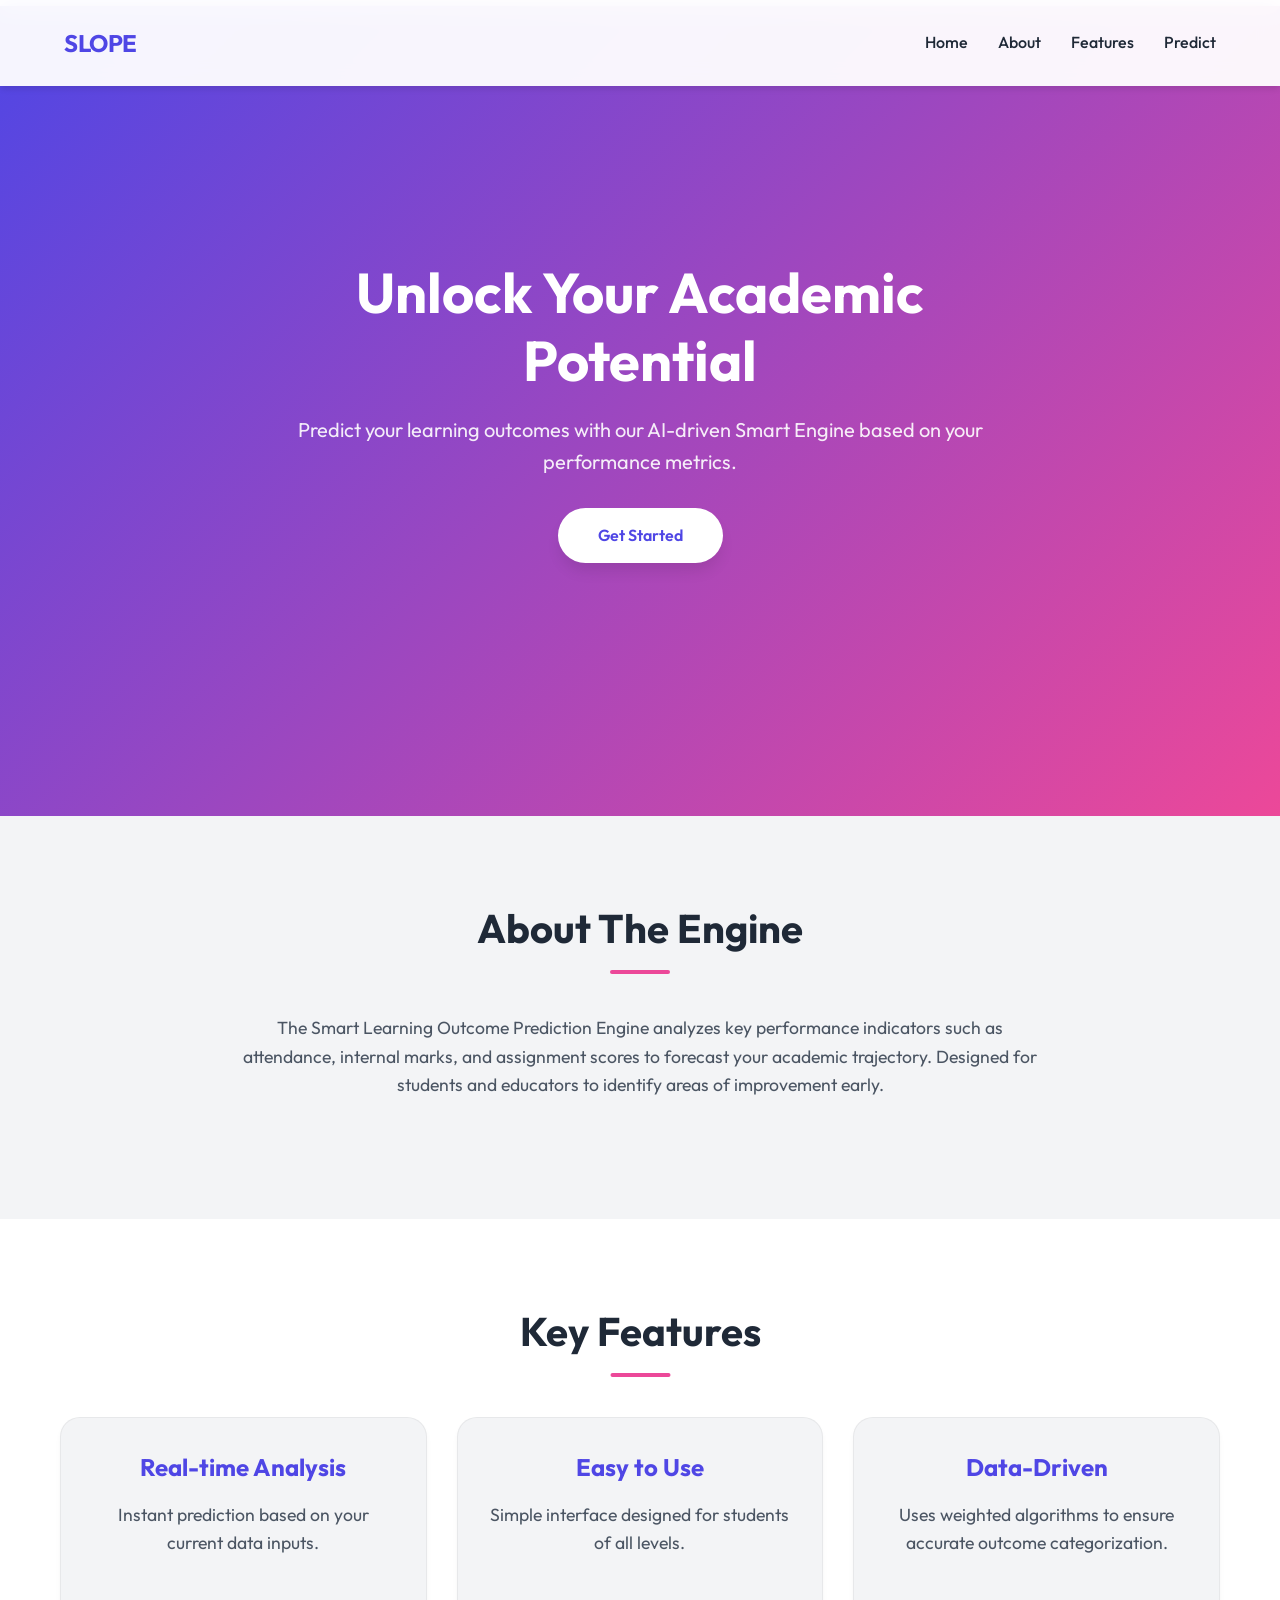
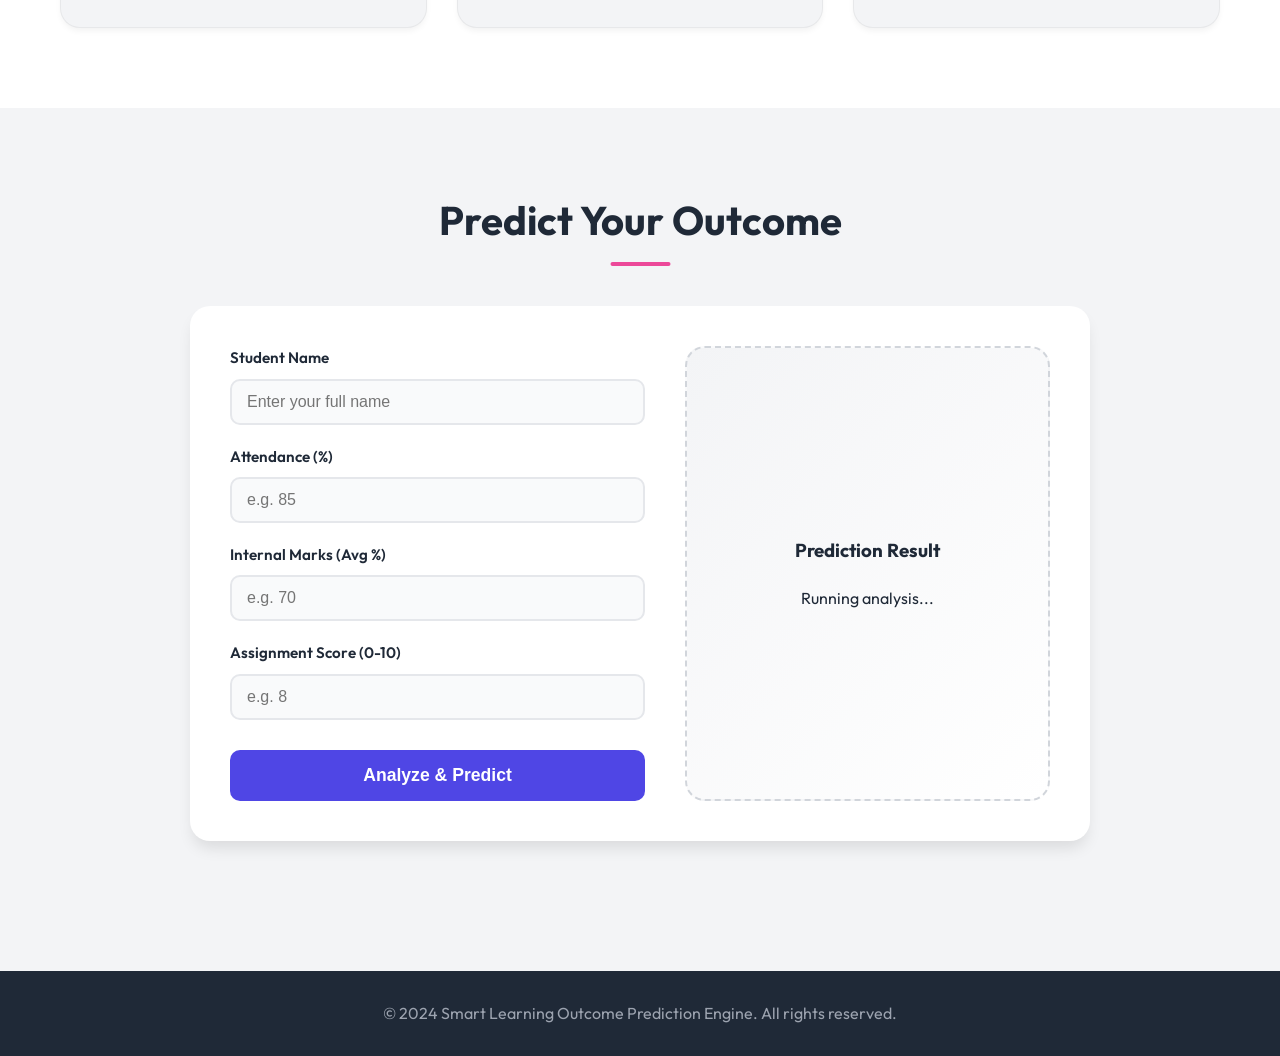
<file: index.html>
<!DOCTYPE html>
<html lang="en">

<head>
    <meta charset="UTF-8">
    <meta name="viewport" content="width=device-width, initial-scale=1.0">
    <title>Smart Learning Outcome Prediction Engine</title>
    <link rel="stylesheet" href="style.css">
    <!-- Google Fonts for Typography -->
    <link rel="preconnect" href="https://fonts.googleapis.com">
    <link rel="preconnect" href="https://fonts.gstatic.com" crossorigin>
    <link href="https://fonts.googleapis.com/css2?family=Outfit:wght@300;400;600;700&display=swap" rel="stylesheet">
</head>

<body>

    <!-- Navigation -->
    <nav class="navbar">
        <div class="logo">SLOPE</div>
        <ul class="nav-links">
            <li><a href="#home">Home</a></li>
            <li><a href="#about">About</a></li>
            <li><a href="#features">Features</a></li>
            <li><a href="#prediction">Predict</a></li>
        </ul>
        <div class="hamburger">
            <span class="bar"></span>
            <span class="bar"></span>
            <span class="bar"></span>
        </div>
    </nav>

    <!-- Home Section -->
    <section id="home" class="hero">
        <div class="hero-content">
            <h1>Unlock Your Academic Potential</h1>
            <p>Predict your learning outcomes with our AI-driven Smart Engine based on your performance metrics.</p>
            <a href="#prediction" class="cta-button">Get Started</a>
        </div>
    </section>

    <!-- About Section -->
    <section id="about" class="section">
        <div class="container">
            <h2>About The Engine</h2>
            <p> The Smart Learning Outcome Prediction Engine analyzes key performance indicators such as attendance,
                internal marks, and assignment scores to forecast your academic trajectory. Designed for students and
                educators to identify areas of improvement early.</p>
        </div>
    </section>

    <!-- Features Section -->
    <section id="features" class="section alt-bg">
        <div class="container">
            <h2>Key Features</h2>
            <div class="features-grid">
                <div class="feature-card">
                    <h3>Real-time Analysis</h3>
                    <p>Instant prediction based on your current data inputs.</p>
                </div>
                <div class="feature-card">
                    <h3>Easy to Use</h3>
                    <p>Simple interface designed for students of all levels.</p>
                </div>
                <div class="feature-card">
                    <h3>Data-Driven</h3>
                    <p>Uses weighted algorithms to ensure accurate outcome categorization.</p>
                </div>
            </div>
        </div>
    </section>

    <!-- Prediction Section -->
    <section id="prediction" class="section">
        <div class="container">
            <h2>Predict Your Outcome</h2>
            <div class="prediction-wrapper">
                <form id="prediction-form">
                    <div class="form-group">
                        <label for="name">Student Name</label>
                        <input type="text" id="name" placeholder="Enter your full name" required>
                    </div>

                    <div class="form-group">
                        <label for="attendance">Attendance (%)</label>
                        <input type="number" id="attendance" min="0" max="100" placeholder="e.g. 85" required>
                    </div>

                    <div class="form-group">
                        <label for="marks">Internal Marks (Avg %)</label>
                        <input type="number" id="marks" min="0" max="100" placeholder="e.g. 70" required>
                    </div>

                    <div class="form-group">
                        <label for="assignments">Assignment Score (0-10)</label>
                        <input type="number" id="assignments" min="0" max="10" placeholder="e.g. 8" required>
                    </div>

                    <button type="submit" class="submit-btn" id="predict-btn">Analyze & Predict</button>
                </form>

                <div id="result-display" class="result-card hidden">
                    <h3>Prediction Result</h3>
                    <div id="loading" class="hidden">Running analysis...</div>
                    <div id="outcome-content">
                        <p>Hello <span id="res-name">Student</span>,</p>
                        <p>Your predicted outcome is: <span id="res-outcome" class="outcome-badge">Good</span></p>
                        <p id="res-feedback" class="feedback-text">Keep up the great work!</p>
                    </div>
                </div>
            </div>
        </div>
    </section>

    <!-- Footer -->
    <footer>
        <p>&copy; 2024 Smart Learning Outcome Prediction Engine. All rights reserved.</p>
    </footer>

    <script src="script.js"></script>
</body>

</html>
</file>
<file: style.css>
/* Global Styles */
:root {
    --primary: #4F46E5;
    /* Indigo */
    --secondary: #EC4899;
    /* Pink */
    --dark: #1F2937;
    --light: #F3F4F6;
    --white: #FFFFFF;
    --success: #10B981;
    --warning: #F59E0B;
    --danger: #EF4444;
    --font-main: 'Outfit', sans-serif;
}

* {
    margin: 0;
    padding: 0;
    box-sizing: border-box;
}

body {
    font-family: var(--font-main);
    background-color: var(--light);
    color: var(--dark);
    line-height: 1.6;
    overflow-x: hidden;
}

a {
    text-decoration: none;
    color: inherit;
    transition: color 0.3s;
}

section {
    padding: 80px 20px;
    max-width: 1200px;
    margin: 0 auto;
}

/* Navbar */
.navbar {
    display: flex;
    justify-content: space-between;
    align-items: center;
    background: rgba(255, 255, 255, 0.95);
    padding: 1.5rem 5%;
    position: sticky;
    top: 0;
    z-index: 1000;
    box-shadow: 0 4px 6px -1px rgba(0, 0, 0, 0.1);
    backdrop-filter: blur(10px);
}

.logo {
    font-size: 1.5rem;
    font-weight: 700;
    color: var(--primary);
    letter-spacing: -0.5px;
}

.nav-links {
    list-style: none;
    display: flex;
    gap: 30px;
}

.nav-links li a {
    font-weight: 500;
    color: var(--dark);
    position: relative;
    padding-bottom: 5px;
}

.nav-links li a::after {
    content: '';
    position: absolute;
    width: 0;
    height: 2px;
    bottom: 0;
    left: 0;
    background-color: var(--secondary);
    transition: width 0.3s;
}

.nav-links li a:hover::after {
    width: 100%;
}

.hamburger {
    display: none;
    flex-direction: column;
    cursor: pointer;
    gap: 5px;
}

.bar {
    width: 25px;
    height: 3px;
    background-color: var(--dark);
    border-radius: 5px;
}

/* Hero Section */
.hero {
    height: 90vh;
    display: flex;
    align-items: center;
    justify-content: center;
    background: linear-gradient(135deg, #4F46E5 0%, #EC4899 100%);
    color: var(--white);
    text-align: center;
    position: relative;
    overflow: hidden;
    margin-top: -80px;
    /* Counteract navbar padding if fixed/absolute, here generic reset */
    padding-top: 100px;
    /* Give space for navbar */
    max-width: 100%;
    /* Full width background */
}

/* Override general section max-width for hero background */
section#home {
    max-width: none;
    padding: 0;
}

.hero-content {
    max-width: 800px;
    padding: 0 20px;
    z-index: 1;
    animation: fadeIn Up 1s ease-out;
}

.hero h1 {
    font-size: 3.5rem;
    font-weight: 700;
    margin-bottom: 20px;
    line-height: 1.2;
}

.hero p {
    font-size: 1.25rem;
    margin-bottom: 30px;
    opacity: 0.9;
}

.cta-button {
    display: inline-block;
    padding: 15px 40px;
    background-color: var(--white);
    color: var(--primary);
    font-weight: 600;
    border-radius: 50px;
    box-shadow: 0 10px 15px -3px rgba(0, 0, 0, 0.1);
    transition: transform 0.3s, box-shadow 0.3s;
}

.cta-button:hover {
    transform: translateY(-3px);
    box-shadow: 0 20px 25px -5px rgba(0, 0, 0, 0.2);
}

/* About & Features Section */
.section h2 {
    text-align: center;
    font-size: 2.5rem;
    margin-bottom: 40px;
    color: var(--dark);
    position: relative;
    display: inline-block;
    left: 50%;
    transform: translateX(-50%);
}

.section h2::after {
    content: '';
    display: block;
    width: 60px;
    height: 4px;
    background: var(--secondary);
    margin: 10px auto 0;
    border-radius: 2px;
}

.section p {
    text-align: center;
    max-width: 800px;
    margin: 0 auto 40px;
    color: #4B5563;
    font-size: 1.1rem;
}

.alt-bg {
    background-color: var(--white);
    max-width: 100%;
    /* Stretch background */
}

.features-grid {
    display: grid;
    grid-template-columns: repeat(auto-fit, minmax(300px, 1fr));
    gap: 30px;
    padding: 0 20px;
    max-width: 1200px;
    margin: 0 auto;
}

.feature-card {
    background: var(--light);
    padding: 30px;
    border-radius: 20px;
    box-shadow: 0 4px 6px -1px rgba(0, 0, 0, 0.05);
    /* Softer shadow */
    transition: transform 0.3s ease;
    text-align: center;
    border: 1px solid rgba(0, 0, 0, 0.05);
}

.feature-card:hover {
    transform: translateY(-10px);
    background: var(--white);
    box-shadow: 0 20px 25px -5px rgba(0, 0, 0, 0.1), 0 10px 10px -5px rgba(0, 0, 0, 0.04);
}

.feature-card h3 {
    color: var(--primary);
    margin-bottom: 15px;
    font-size: 1.5rem;
}

/* Prediction Form */
.prediction-wrapper {
    display: flex;
    flex-wrap: wrap;
    gap: 40px;
    justify-content: center;
    background: var(--white);
    padding: 40px;
    border-radius: 20px;
    box-shadow: 0 10px 15px -3px rgba(0, 0, 0, 0.1);
    max-width: 900px;
    margin: 0 auto;
}

#prediction-form {
    flex: 1 1 350px;
    display: flex;
    flex-direction: column;
    gap: 20px;
}

.form-group {
    display: flex;
    flex-direction: column;
    gap: 8px;
}

.form-group label {
    font-weight: 600;
    color: var(--dark);
    font-size: 0.95rem;
}

.form-group input {
    padding: 12px 15px;
    border: 2px solid #E5E7EB;
    border-radius: 10px;
    font-size: 1rem;
    outline: none;
    transition: border-color 0.3s;
    background: #F9FAFB;
}

.form-group input:focus {
    border-color: var(--primary);
    background: var(--white);
}

.submit-btn {
    padding: 15px 20px;
    background: var(--primary);
    color: var(--white);
    border: none;
    border-radius: 10px;
    font-size: 1.1rem;
    font-weight: 600;
    cursor: pointer;
    transition: background 0.3s, transform 0.2s;
    margin-top: 10px;
}

.submit-btn:hover {
    background: #4338CA;
    transform: translateY(-2px);
}

.submit-btn:active {
    transform: translateY(0);
}

/* Result Card */
.result-card {
    flex: 1 1 300px;
    background: linear-gradient(135deg, #F3F4F6 0%, #FFFFFF 100%);
    border-radius: 20px;
    padding: 30px;
    display: flex;
    flex-direction: column;
    align-items: center;
    justify-content: center;
    text-align: center;
    border: 2px dashed #D1D5DB;
    min-height: 300px;
    transition: all 0.5s ease;
}

.result-card.hidden #outcome-content {
    display: none;
}

.result-card h3 {
    margin-bottom: 20px;
    color: var(--dark);
}

.outcome-badge {
    display: inline-block;
    padding: 10px 25px;
    border-radius: 50px;
    color: var(--white);
    font-weight: 700;
    font-size: 1.5rem;
    margin: 15px 0;
    box-shadow: 0 4px 6px -1px rgba(0, 0, 0, 0.1);
}

.outcome-good {
    background-color: var(--success);
}

.outcome-average {
    background-color: var(--warning);
}

.outcome-poor {
    background-color: var(--danger);
}

.feedback-text {
    color: #6B7280;
    font-style: italic;
}

/* Footer */
footer {
    background: var(--dark);
    color: #9CA3AF;
    text-align: center;
    padding: 30px 20px;
    margin-top: 50px;
}

/* Animations */
@keyframes fadeInUp {
    from {
        opacity: 0;
        transform: translateY(20px);
    }

    to {
        opacity: 1;
        transform: translateY(0);
    }
}

/* Responsive Design */
@media (max-width: 768px) {
    .nav-links {
        display: none;
        /* Hide for simplicity, ideally implement hamburger toggle JS */
    }

    .hamburger {
        display: flex;
    }

    .hero h1 {
        font-size: 2.5rem;
    }

    .section {
        padding: 60px 20px;
    }
}
</file>
